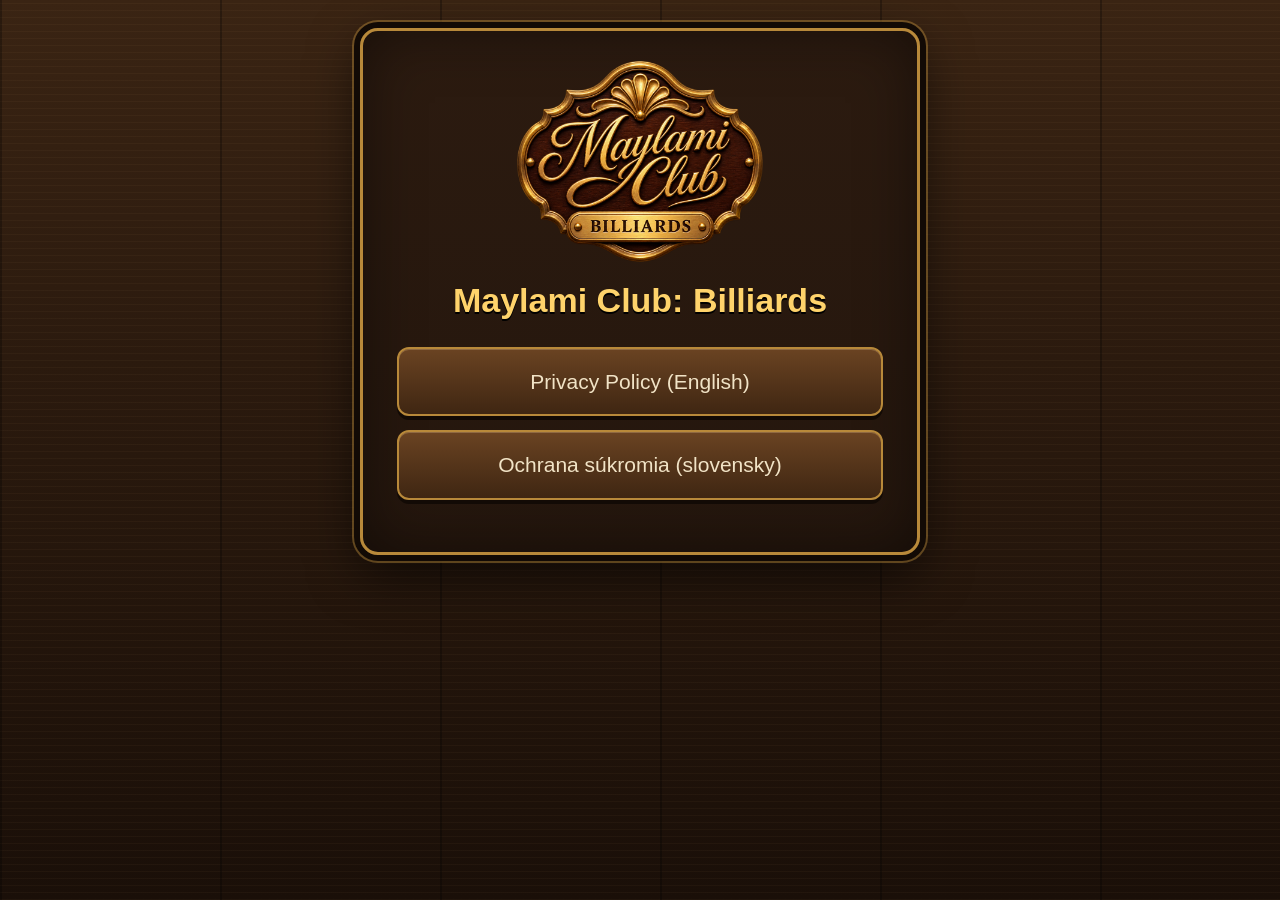
<file: index.html>
<!DOCTYPE html>
<html lang="en">
<head>
<meta charset="utf-8">
<meta name="viewport" content="width=device-width, initial-scale=1">
<title>Maylami Club: Billiards</title>
<link rel="stylesheet" href="style.css">
</head>
<body>
<main class="plaque plaque--small">
<div class="logo"><img src="logo.png" alt="Maylami Club: Billiards" width="246" height="201"></div>
<h1>Maylami Club: Billiards</h1>
<ul class="menu">
<li><a href="privacy/">Privacy Policy (English)</a></li>
<li><a href="ochrana-sukromia/">Ochrana súkromia (slovensky)</a></li>
</ul>
</main>
</body>
</html>
</file>
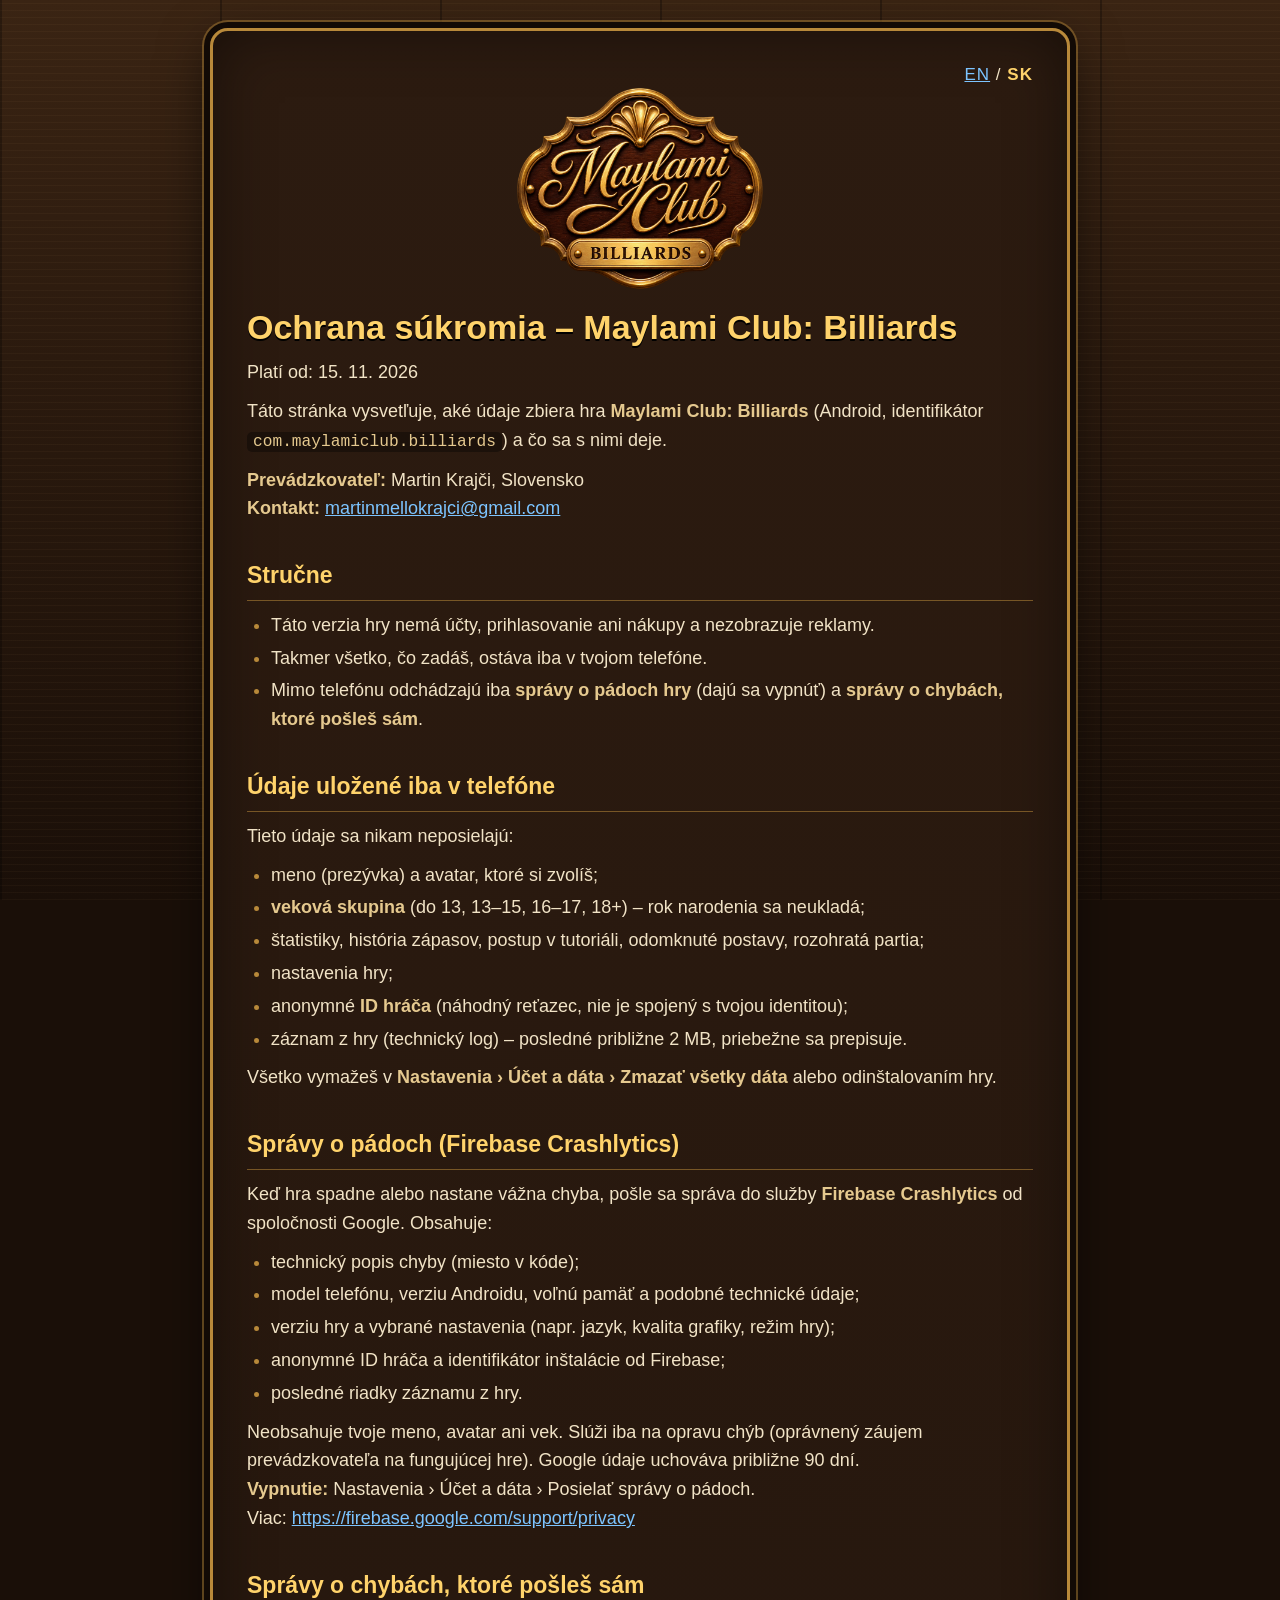
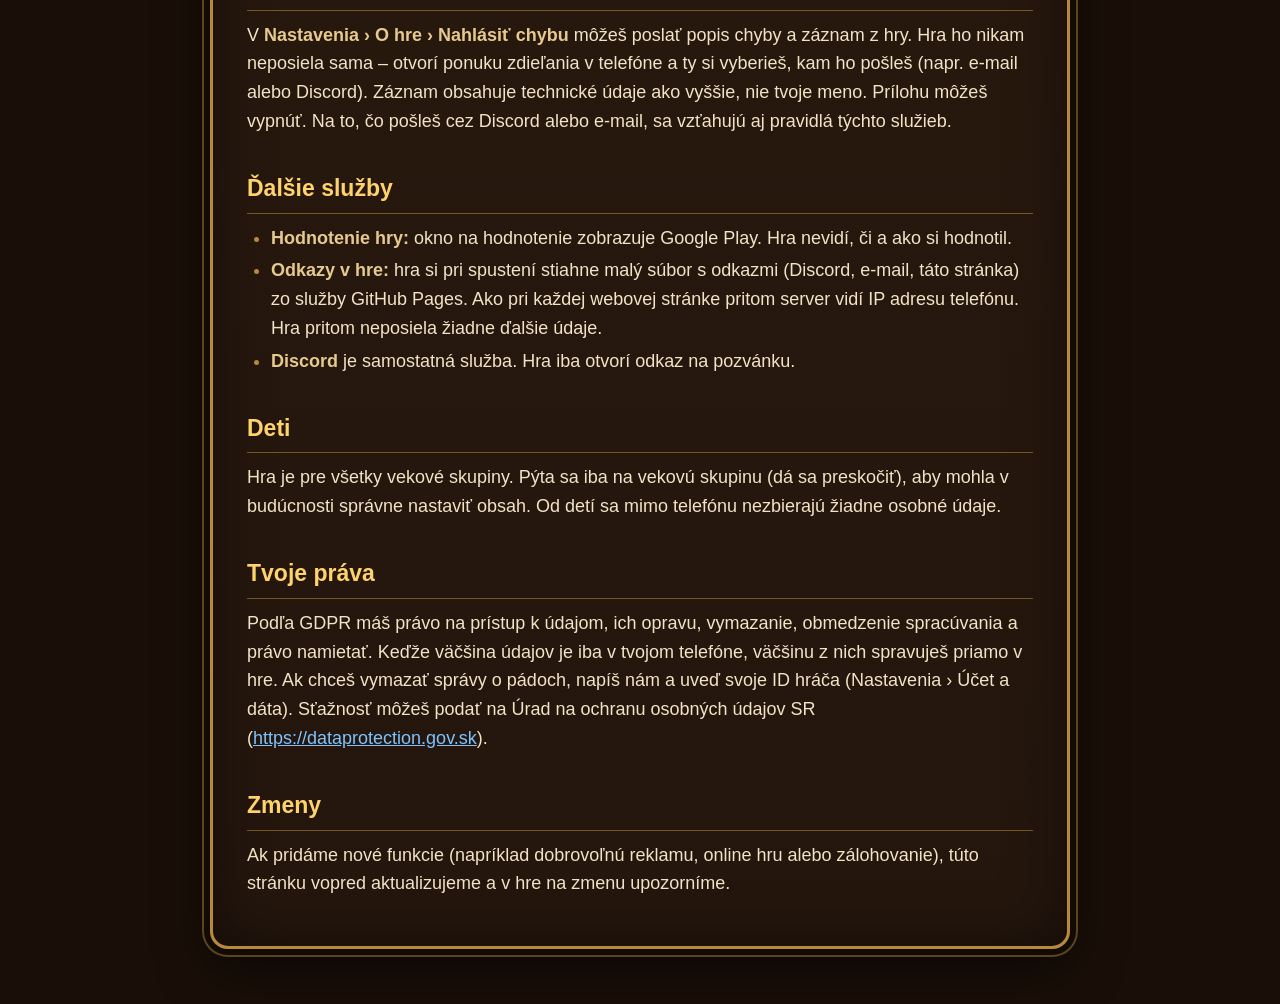
<file: ochrana-sukromia/index.html>
<!DOCTYPE html>
<html lang="sk">
<head>
<meta charset="utf-8">
<meta name="viewport" content="width=device-width, initial-scale=1">
<title>Ochrana súkromia – Maylami Club: Billiards</title>
<link rel="stylesheet" href="../style.css">
</head>
<body>
<main class="plaque">
<p class="switch"><a href="../privacy/" hreflang="en" lang="en">EN</a> / <strong>SK</strong></p>
<a class="logo" href="../"><img src="../logo.png" alt="Maylami Club: Billiards" width="246" height="201"></a>
<h1>Ochrana súkromia – Maylami Club: Billiards</h1>
<p>Platí od: 15. 11. 2026</p>
<p>Táto stránka vysvetľuje, aké údaje zbiera hra <strong>Maylami Club: Billiards</strong> (Android, identifikátor <code>com.maylamiclub.billiards</code>) a čo sa s nimi deje.</p>
<p><strong>Prevádzkovateľ:</strong> Martin Krajči, Slovensko<br>
<strong>Kontakt:</strong> <a href="mailto:martinmellokrajci@gmail.com">martinmellokrajci@gmail.com</a></p>
<h2>Stručne</h2>
<ul>
<li>Táto verzia hry nemá účty, prihlasovanie ani nákupy a nezobrazuje reklamy.</li>
<li>Takmer všetko, čo zadáš, ostáva iba v tvojom telefóne.</li>
<li>Mimo telefónu odchádzajú iba <strong>správy o pádoch hry</strong> (dajú sa vypnúť) a <strong>správy o chybách, ktoré pošleš sám</strong>.</li>
</ul>
<h2>Údaje uložené iba v telefóne</h2>
<p>Tieto údaje sa nikam neposielajú:</p>
<ul>
<li>meno (prezývka) a avatar, ktoré si zvolíš;</li>
<li><strong>veková skupina</strong> (do 13, 13–15, 16–17, 18+) – rok narodenia sa neukladá;</li>
<li>štatistiky, história zápasov, postup v tutoriáli, odomknuté postavy, rozohratá partia;</li>
<li>nastavenia hry;</li>
<li>anonymné <strong>ID hráča</strong> (náhodný reťazec, nie je spojený s tvojou identitou);</li>
<li>záznam z hry (technický log) – posledné približne 2 MB, priebežne sa prepisuje.</li>
</ul>
<p>Všetko vymažeš v <strong>Nastavenia › Účet a dáta › Zmazať všetky dáta</strong> alebo odinštalovaním hry.</p>
<h2>Správy o pádoch (Firebase Crashlytics)</h2>
<p>Keď hra spadne alebo nastane vážna chyba, pošle sa správa do služby <strong>Firebase Crashlytics</strong> od spoločnosti Google. Obsahuje:</p>
<ul>
<li>technický popis chyby (miesto v kóde);</li>
<li>model telefónu, verziu Androidu, voľnú pamäť a podobné technické údaje;</li>
<li>verziu hry a vybrané nastavenia (napr. jazyk, kvalita grafiky, režim hry);</li>
<li>anonymné ID hráča a identifikátor inštalácie od Firebase;</li>
<li>posledné riadky záznamu z hry.</li>
</ul>
<p>Neobsahuje tvoje meno, avatar ani vek. Slúži iba na opravu chýb (oprávnený záujem prevádzkovateľa na fungujúcej hre). Google údaje uchováva približne 90 dní.<br>
<strong>Vypnutie:</strong> Nastavenia › Účet a dáta › Posielať správy o pádoch.<br>
Viac: <a href="https://firebase.google.com/support/privacy">https://firebase.google.com/support/privacy</a></p>
<h2>Správy o chybách, ktoré pošleš sám</h2>
<p>V <strong>Nastavenia › O hre › Nahlásiť chybu</strong> môžeš poslať popis chyby a záznam z hry. Hra ho nikam neposiela sama – otvorí ponuku zdieľania v telefóne a ty si vyberieš, kam ho pošleš (napr. e-mail alebo Discord). Záznam obsahuje technické údaje ako vyššie, nie tvoje meno. Prílohu môžeš vypnúť. Na to, čo pošleš cez Discord alebo e-mail, sa vzťahujú aj pravidlá týchto služieb.</p>
<h2>Ďalšie služby</h2>
<ul>
<li><strong>Hodnotenie hry:</strong> okno na hodnotenie zobrazuje Google Play. Hra nevidí, či a ako si hodnotil.</li>
<li><strong>Odkazy v hre:</strong> hra si pri spustení stiahne malý súbor s odkazmi (Discord, e-mail, táto stránka) zo služby GitHub Pages. Ako pri každej webovej stránke pritom server vidí IP adresu telefónu. Hra pritom neposiela žiadne ďalšie údaje.</li>
<li><strong>Discord</strong> je samostatná služba. Hra iba otvorí odkaz na pozvánku.</li>
</ul>
<h2>Deti</h2>
<p>Hra je pre všetky vekové skupiny. Pýta sa iba na vekovú skupinu (dá sa preskočiť), aby mohla v budúcnosti správne nastaviť obsah. Od detí sa mimo telefónu nezbierajú žiadne osobné údaje.</p>
<h2>Tvoje práva</h2>
<p>Podľa GDPR máš právo na prístup k údajom, ich opravu, vymazanie, obmedzenie spracúvania a právo namietať. Keďže väčšina údajov je iba v tvojom telefóne, väčšinu z nich spravuješ priamo v hre. Ak chceš vymazať správy o pádoch, napíš nám a uveď svoje ID hráča (Nastavenia › Účet a dáta). Sťažnosť môžeš podať na Úrad na ochranu osobných údajov SR (<a href="https://dataprotection.gov.sk">https://dataprotection.gov.sk</a>).</p>
<h2>Zmeny</h2>
<p>Ak pridáme nové funkcie (napríklad dobrovoľnú reklamu, online hru alebo zálohovanie), túto stránku vopred aktualizujeme a v hre na zmenu upozorníme.</p>
</main>
</body>
</html>
</file>
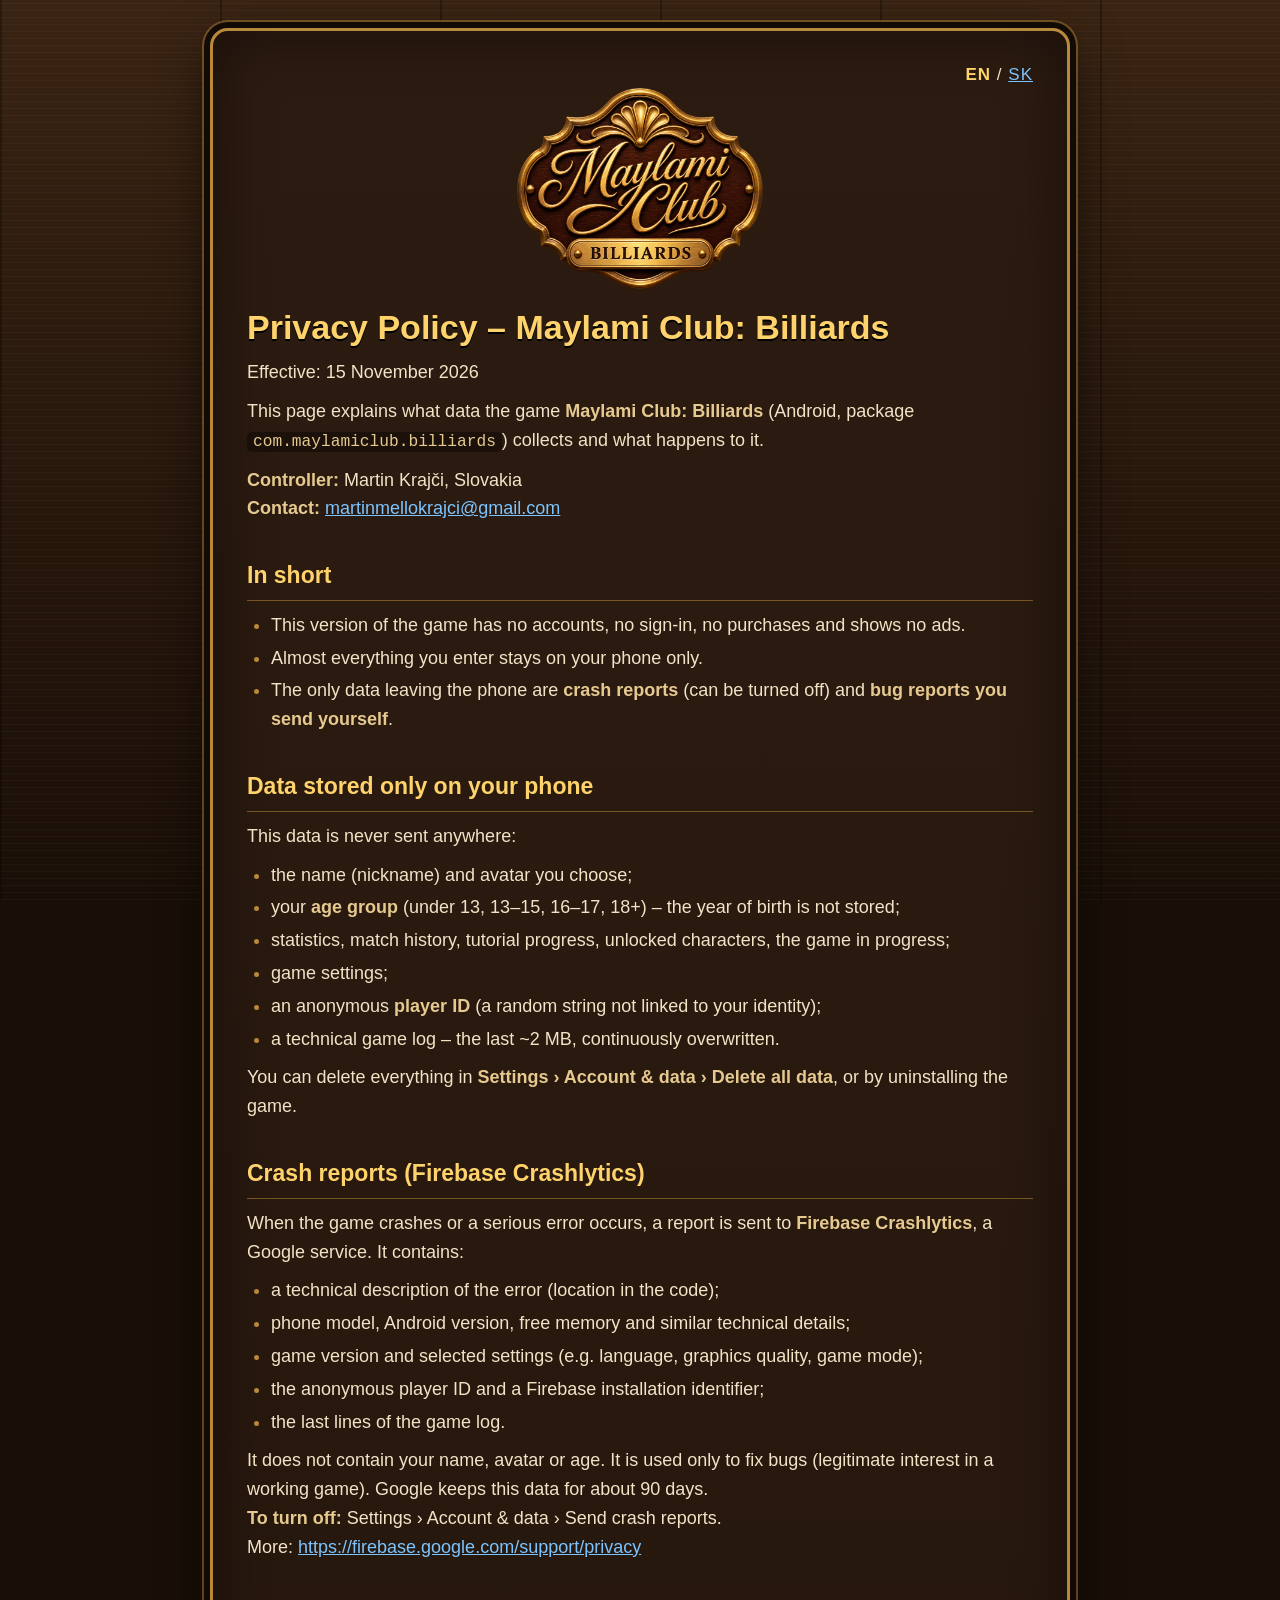
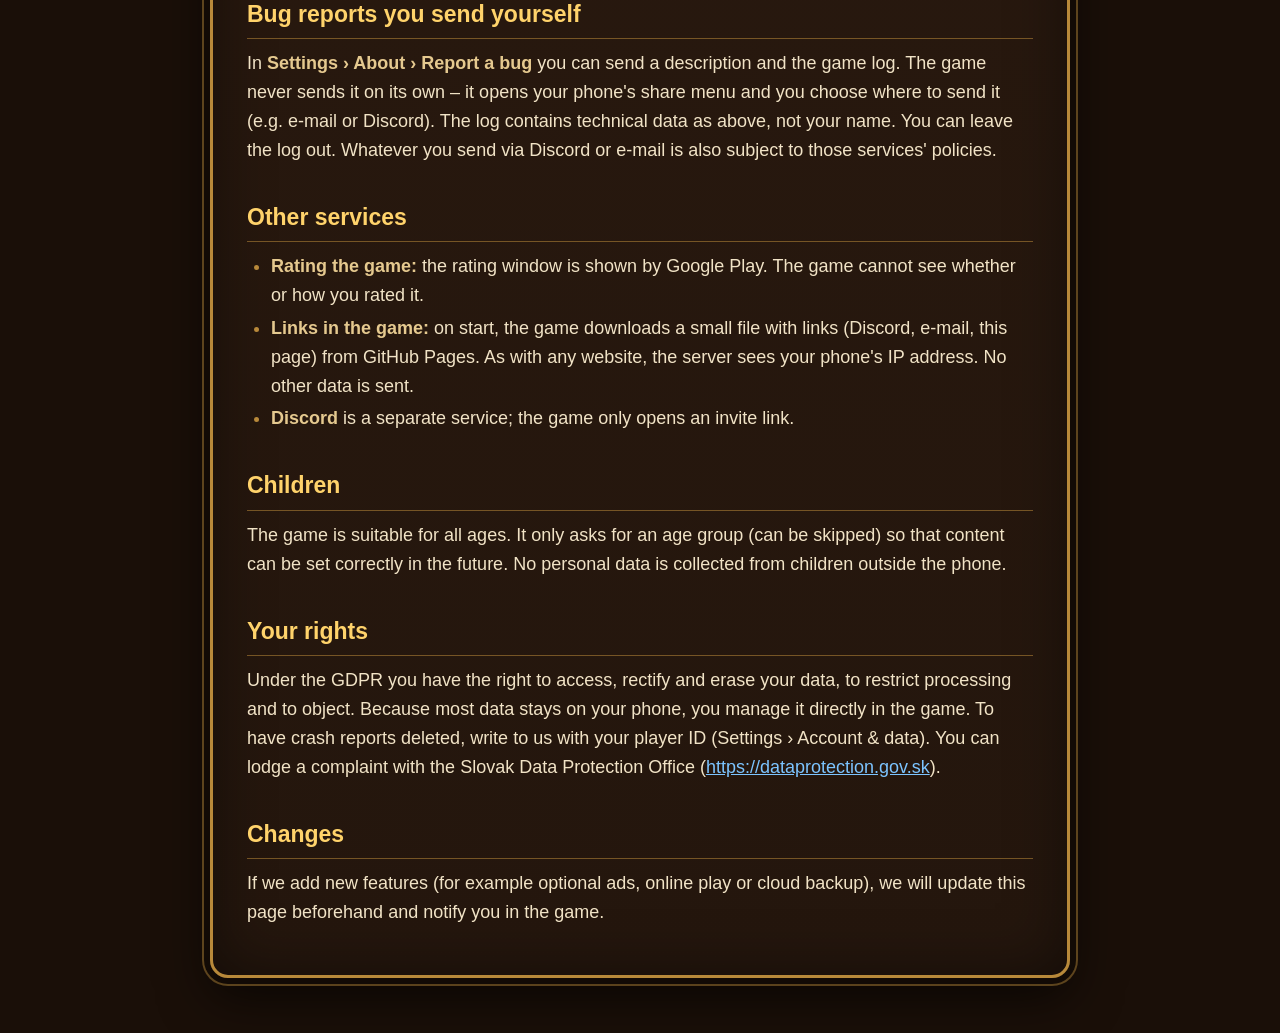
<file: privacy/index.html>
<!DOCTYPE html>
<html lang="en">
<head>
<meta charset="utf-8">
<meta name="viewport" content="width=device-width, initial-scale=1">
<title>Privacy Policy – Maylami Club: Billiards</title>
<link rel="stylesheet" href="../style.css">
</head>
<body>
<main class="plaque">
<p class="switch"><strong>EN</strong> / <a href="../ochrana-sukromia/" hreflang="sk" lang="sk">SK</a></p>
<a class="logo" href="../"><img src="../logo.png" alt="Maylami Club: Billiards" width="246" height="201"></a>
<h1>Privacy Policy – Maylami Club: Billiards</h1>
<p>Effective: 15 November 2026</p>
<p>This page explains what data the game <strong>Maylami Club: Billiards</strong> (Android, package <code>com.maylamiclub.billiards</code>) collects and what happens to it.</p>
<p><strong>Controller:</strong> Martin Krajči, Slovakia<br>
<strong>Contact:</strong> <a href="mailto:martinmellokrajci@gmail.com">martinmellokrajci@gmail.com</a></p>
<h2>In short</h2>
<ul>
<li>This version of the game has no accounts, no sign-in, no purchases and shows no ads.</li>
<li>Almost everything you enter stays on your phone only.</li>
<li>The only data leaving the phone are <strong>crash reports</strong> (can be turned off) and <strong>bug reports you send yourself</strong>.</li>
</ul>
<h2>Data stored only on your phone</h2>
<p>This data is never sent anywhere:</p>
<ul>
<li>the name (nickname) and avatar you choose;</li>
<li>your <strong>age group</strong> (under 13, 13–15, 16–17, 18+) – the year of birth is not stored;</li>
<li>statistics, match history, tutorial progress, unlocked characters, the game in progress;</li>
<li>game settings;</li>
<li>an anonymous <strong>player ID</strong> (a random string not linked to your identity);</li>
<li>a technical game log – the last ~2 MB, continuously overwritten.</li>
</ul>
<p>You can delete everything in <strong>Settings › Account &amp; data › Delete all data</strong>, or by uninstalling the game.</p>
<h2>Crash reports (Firebase Crashlytics)</h2>
<p>When the game crashes or a serious error occurs, a report is sent to <strong>Firebase Crashlytics</strong>, a Google service. It contains:</p>
<ul>
<li>a technical description of the error (location in the code);</li>
<li>phone model, Android version, free memory and similar technical details;</li>
<li>game version and selected settings (e.g. language, graphics quality, game mode);</li>
<li>the anonymous player ID and a Firebase installation identifier;</li>
<li>the last lines of the game log.</li>
</ul>
<p>It does not contain your name, avatar or age. It is used only to fix bugs (legitimate interest in a working game). Google keeps this data for about 90 days.<br>
<strong>To turn off:</strong> Settings › Account &amp; data › Send crash reports.<br>
More: <a href="https://firebase.google.com/support/privacy">https://firebase.google.com/support/privacy</a></p>
<h2>Bug reports you send yourself</h2>
<p>In <strong>Settings › About › Report a bug</strong> you can send a description and the game log. The game never sends it on its own – it opens your phone's share menu and you choose where to send it (e.g. e-mail or Discord). The log contains technical data as above, not your name. You can leave the log out. Whatever you send via Discord or e-mail is also subject to those services' policies.</p>
<h2>Other services</h2>
<ul>
<li><strong>Rating the game:</strong> the rating window is shown by Google Play. The game cannot see whether or how you rated it.</li>
<li><strong>Links in the game:</strong> on start, the game downloads a small file with links (Discord, e-mail, this page) from GitHub Pages. As with any website, the server sees your phone's IP address. No other data is sent.</li>
<li><strong>Discord</strong> is a separate service; the game only opens an invite link.</li>
</ul>
<h2>Children</h2>
<p>The game is suitable for all ages. It only asks for an age group (can be skipped) so that content can be set correctly in the future. No personal data is collected from children outside the phone.</p>
<h2>Your rights</h2>
<p>Under the GDPR you have the right to access, rectify and erase your data, to restrict processing and to object. Because most data stays on your phone, you manage it directly in the game. To have crash reports deleted, write to us with your player ID (Settings › Account &amp; data). You can lodge a complaint with the Slovak Data Protection Office (<a href="https://dataprotection.gov.sk">https://dataprotection.gov.sk</a>).</p>
<h2>Changes</h2>
<p>If we add new features (for example optional ads, online play or cloud backup), we will update this page beforehand and notify you in the game.</p>
</main>
</body>
</html>
</file>
<file: style.css>
/* Maylami Club: Billiards – the small web (privacy policy). Dark wood, leather and brass like the game's menus.
   No pictures and no web fonts: nothing else is downloaded, the page opens at once on a phone. */
:root {
    --wood-dark: #1a0f08;
    --wood: #2b1a0e;
    --wood-light: #3a2413;
    --leather: #24160d;
    --brass: #b8893a;
    --gold: #ffd36b;
    --text: #f1e3c6;
    --text-soft: #e5c98f;
    --link: #7cc4ff;
}

* { box-sizing: border-box; }

html { -webkit-text-size-adjust: 100%; }

body {
    margin: 0;
    padding: 28px 16px 56px;
    color: var(--text);
    font: 18px/1.6 "Baloo 2", "Trebuchet MS", "Segoe UI", Roboto, Arial, sans-serif;
    background-color: var(--wood-dark);
    /* wooden boards: long soft grain lines over a dark brown base */
    background-image:
        repeating-linear-gradient(90deg, rgba(0, 0, 0, 0.28) 0, rgba(0, 0, 0, 0.28) 2px, transparent 2px, transparent 220px),
        repeating-linear-gradient(0deg, rgba(255, 200, 130, 0.035) 0, rgba(255, 200, 130, 0.035) 1px, transparent 1px, transparent 7px),
        linear-gradient(180deg, var(--wood-light), var(--wood) 40%, var(--wood-dark));
    background-attachment: fixed;
}

/* the leather board with a brass frame (frame_plaque of the game) */
.plaque {
    max-width: 860px;
    margin: 0 auto;
    padding: 30px 34px 38px;
    background: linear-gradient(180deg, #2c1b10, var(--leather));
    border: 3px solid var(--brass);
    border-radius: 18px;
    box-shadow: 0 0 0 6px #120a05, 0 0 0 8px rgba(184, 137, 58, 0.45), 0 18px 50px rgba(0, 0, 0, 0.65),
        inset 0 0 60px rgba(0, 0, 0, 0.45);
}

.plaque--small { max-width: 560px; text-align: center; }

.brand {
    margin: 0;
    color: var(--brass);
    font-size: 15px;
    letter-spacing: 0.18em;
    text-transform: uppercase;
}

.switch { margin: 0; float: right; font-size: 17px; letter-spacing: 0.06em; }
.switch strong { color: var(--gold); }

/* the game's logo above the title (a link to the first page) */
.logo { display: block; clear: both; margin: 0 auto; width: 246px; max-width: 70%; }
.logo img { display: block; width: 100%; height: auto; }

h1 {
    clear: both;
    margin: 0 0 6px;
    padding-top: 18px;
    color: var(--gold);
    font-size: 34px;
    line-height: 1.2;
    text-shadow: 0 2px 0 #000;
}

h2 {
    margin: 34px 0 8px;
    padding-bottom: 6px;
    color: var(--gold);
    font-size: 23px;
    border-bottom: 1px solid rgba(184, 137, 58, 0.55);
}

p { margin: 10px 0; }

ul { margin: 10px 0; padding-left: 24px; }
li { margin: 4px 0; }
li::marker { color: var(--brass); }

strong { color: var(--text-soft); }

code {
    padding: 1px 6px;
    font-size: 0.9em;
    color: var(--text-soft);
    background: rgba(0, 0, 0, 0.35);
    border-radius: 5px;
    overflow-wrap: anywhere;
}

a { color: var(--link); overflow-wrap: anywhere; }
a:hover, a:focus { color: var(--gold); }

/* the two wooden buttons of the first page */
.menu { list-style: none; margin: 26px 0 0; padding: 0; }
.menu li { margin: 14px 0; }
.menu a {
    display: block;
    padding: 16px 18px;
    color: var(--text);
    font-size: 21px;
    text-decoration: none;
    background: linear-gradient(180deg, #6a4322, #3f2612);
    border: 2px solid var(--brass);
    border-radius: 12px;
    box-shadow: inset 0 1px 0 rgba(255, 220, 160, 0.25), 0 4px 0 #120a05;
}
.menu a:hover, .menu a:focus { color: var(--gold); border-color: var(--gold); }

@media (max-width: 560px) {
    body { padding: 12px 8px 32px; font-size: 17px; }
    .plaque { padding: 20px 18px 26px; }
    h1 { font-size: 27px; }
    h2 { font-size: 21px; }
}
</file>
